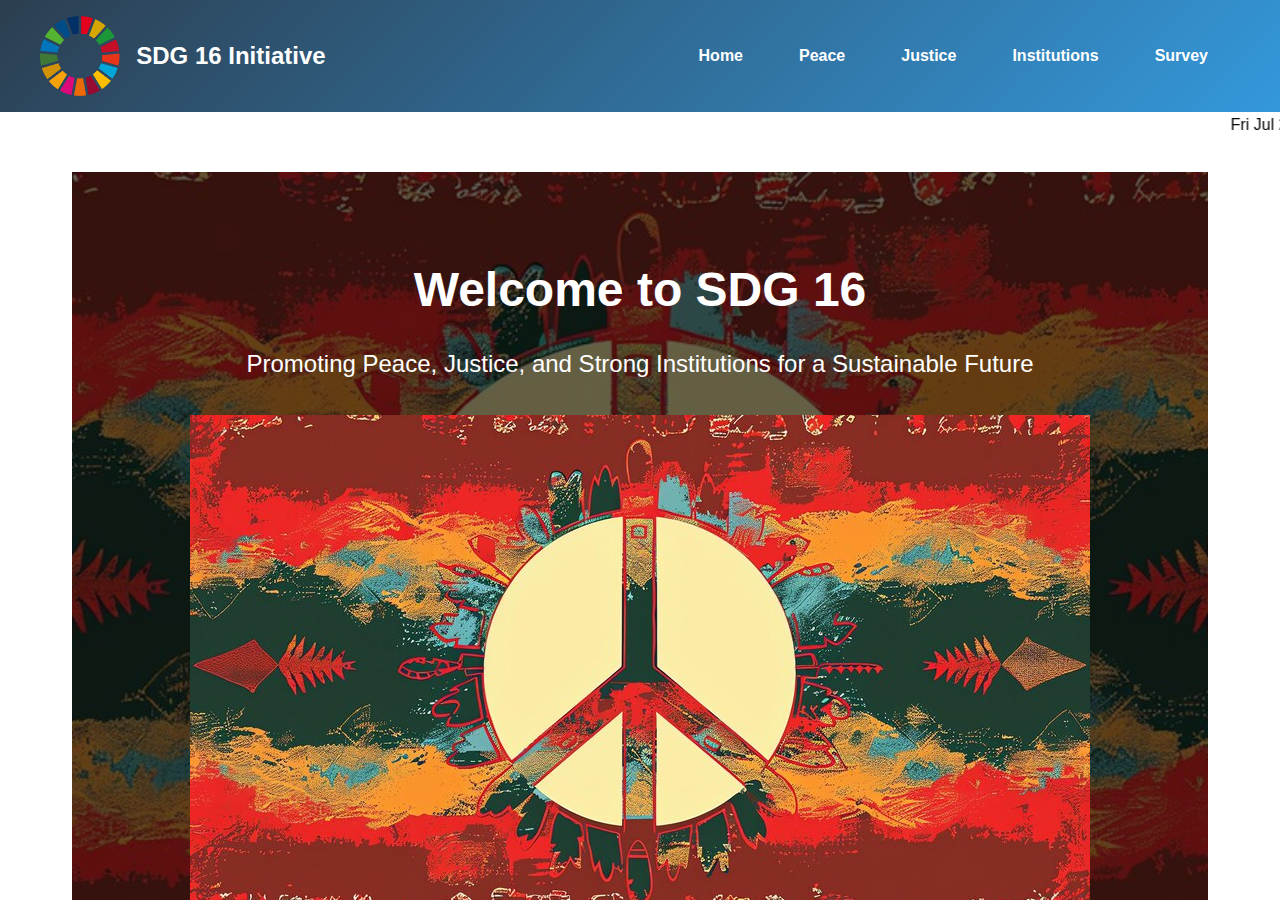
<file: index.html>
<!DOCTYPE html>
<html lang="en">
<head>
    <meta http-equiv="Content-Type" content="text/html; charset=UTF-8" />
    <title>SDG 16 Framework - Peace, Justice & Strong Institutions</title>
    <link rel="stylesheet" href="css/styles.css">
</head>
<frameset rows="140,*" bordercolor="#3498db" border="0">
    <frame 
        name="banner" 
        src="banner.html" 
        scrolling="no" 
        noresize="noresize" 
        frameborder="0"
        marginwidth="0"
        marginheight="0"
    >
    <frame 
        name="index" 
        src="main.html" 
        frameborder="0"
        marginwidth="20"
        marginheight="20"
    >
</frameset>
</html>
</file>
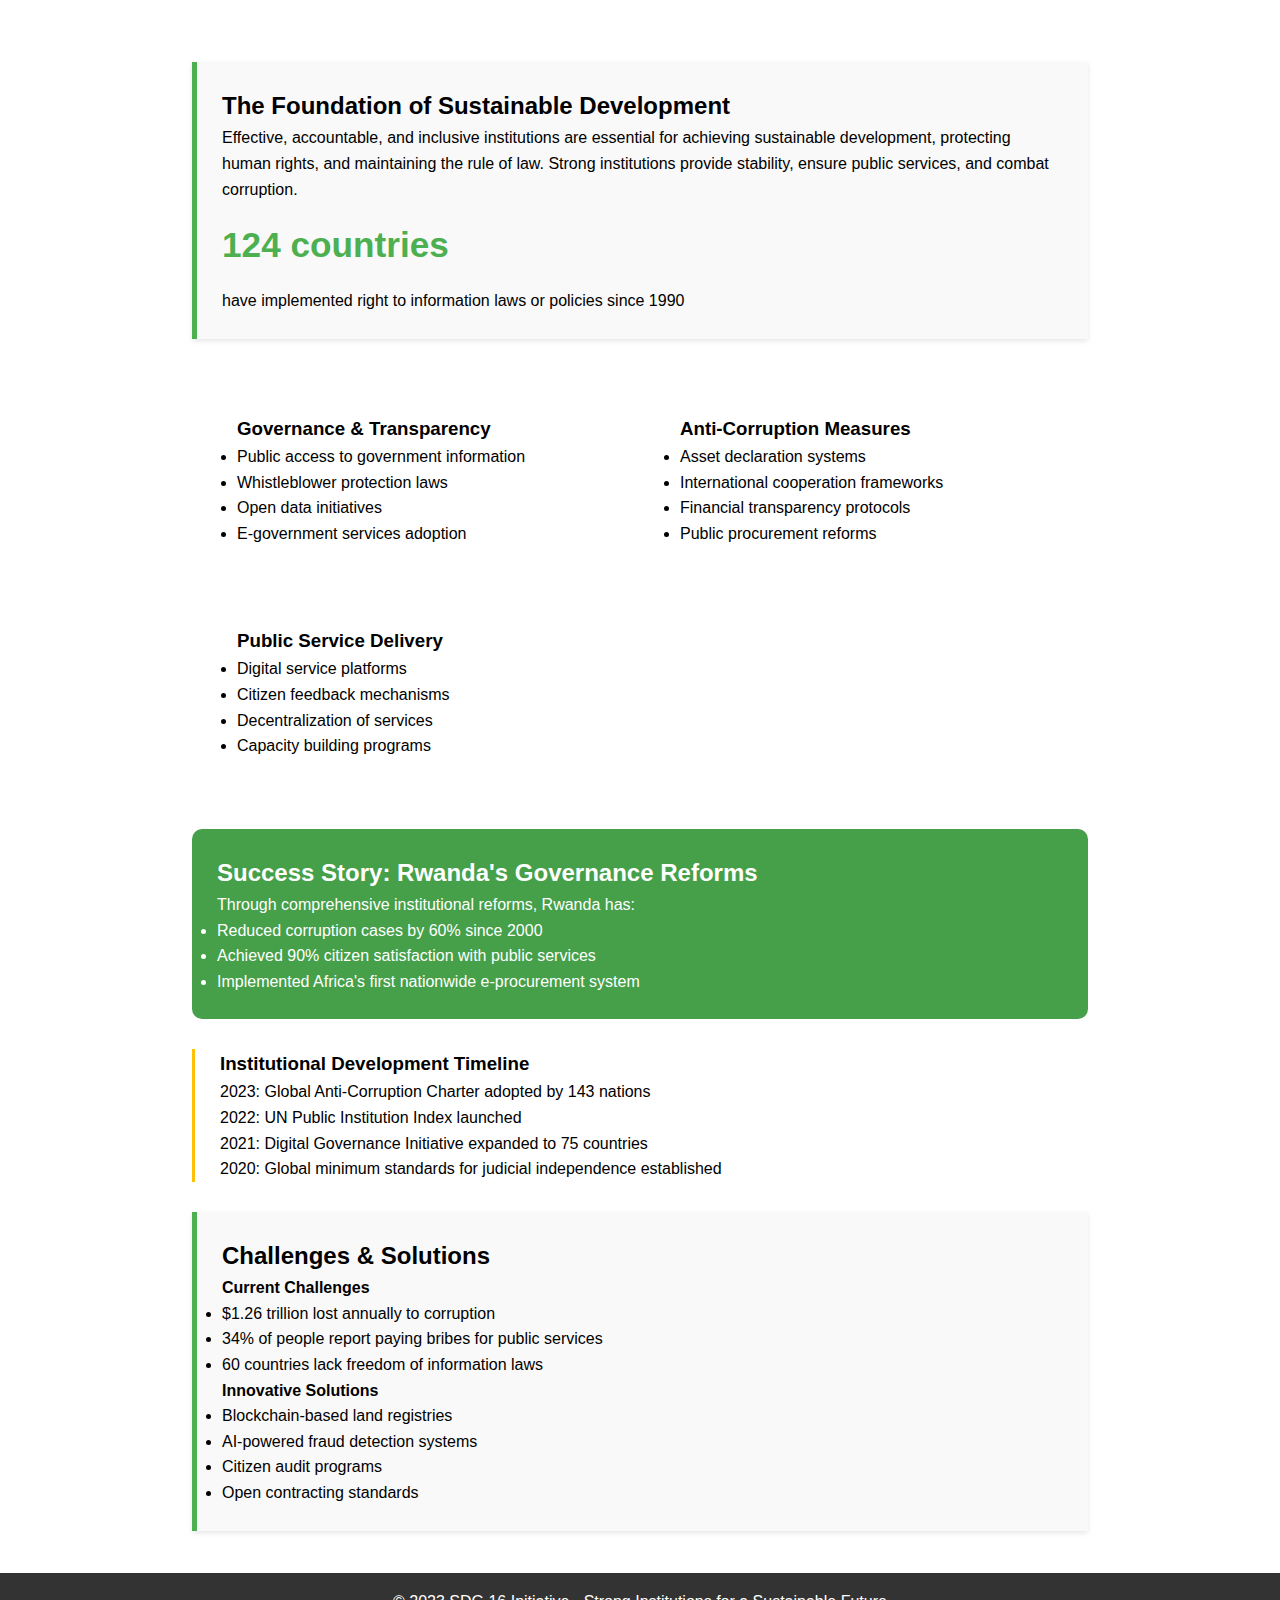
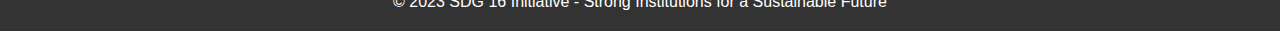
<file: institutions.html>
<!DOCTYPE html>
<html lang="en">
<head>
    <meta charset="UTF-8">
    <meta name="viewport" content="width=device-width, initial-scale=1.0">
    <title>Strong Institutions - SDG 16</title>
    <link rel="stylesheet" href="css/styles.css">
    <link rel="stylesheet" href="https://cdnjs.cloudflare.com/ajax/libs/font-awesome/6.0.0/css/all.min.css">
    <style>
        :root {
            --primary-color: #4CAF50;
            --secondary-color: #45a049;
            --accent-color: #FFC107;
        }

        .institution-section {
            background-color: #f9f9f9;
            border-left: 5px solid var(--primary-color);
            padding: 25px;
            margin: 30px 0;
            box-shadow: 0 2px 5px rgba(0,0,0,0.1);
        }

        .institution-pillar {
            display: grid;
            grid-template-columns: repeat(auto-fit, minmax(300px, 1fr));
            gap: 30px;
            padding: 20px;
        }

        .pillar-card {
            background: white;
            padding: 25px;
            border-radius: 8px;
            transition: transform 0.3s ease;
        }

        .pillar-card:hover {
            transform: translateY(-5px);
        }

        .data-point {
            font-size: 2.2em;
            color: var(--primary-color);
            font-weight: bold;
            margin: 15px 0;
        }

        .case-study {
            background: var(--secondary-color);
            color: white;
            padding: 25px;
            border-radius: 10px;
            margin: 25px 0;
        }

        .timeline {
            border-left: 3px solid var(--accent-color);
            padding-left: 25px;
            margin: 30px 0;
        }
        .container {
            padding: 15%;
            padding-top: 2.5%;
            padding-bottom: 1%;
        }
    </style>
</head>
<body>
    <div class="container">
        <section class="institution-section">
            <h2>The Foundation of Sustainable Development</h2>
            <p>Effective, accountable, and inclusive institutions are essential for achieving sustainable development, protecting human rights, and maintaining the rule of law. Strong institutions provide stability, ensure public services, and combat corruption.</p>
            <div class="data-point">124 countries</div>
            <p>have implemented right to information laws or policies since 1990</p>
        </section>

        <div class="institution-pillar">
            <div class="pillar-card">
                <h3>Governance & Transparency</h3>
                <ul>
                    <li>Public access to government information</li>
                    <li>Whistleblower protection laws</li>
                    <li>Open data initiatives</li>
                    <li>E-government services adoption</li>
                </ul>
            </div>

            <div class="pillar-card">
                <h3>Anti-Corruption Measures</h3>
                <ul>
                    <li>Asset declaration systems</li>
                    <li>International cooperation frameworks</li>
                    <li>Financial transparency protocols</li>
                    <li>Public procurement reforms</li>
                </ul>
            </div>

            <div class="pillar-card">
                <h3>Public Service Delivery</h3>
                <ul>
                    <li>Digital service platforms</li>
                    <li>Citizen feedback mechanisms</li>
                    <li>Decentralization of services</li>
                    <li>Capacity building programs</li>
                </ul>
            </div>
        </div>

        <section class="case-study">
            <h2>Success Story: Rwanda's Governance Reforms</h2>
            <p>Through comprehensive institutional reforms, Rwanda has:</p>
            <ul>
                <li>Reduced corruption cases by 60% since 2000</li>
                <li>Achieved 90% citizen satisfaction with public services</li>
                <li>Implemented Africa's first nationwide e-procurement system</li>
            </ul>
        </section>

        <section class="timeline">
            <h3>Institutional Development Timeline</h3>
            <p>2023: Global Anti-Corruption Charter adopted by 143 nations</p>
            <p>2022: UN Public Institution Index launched</p>
            <p>2021: Digital Governance Initiative expanded to 75 countries</p>
            <p>2020: Global minimum standards for judicial independence established</p>
        </section>

        <section class="institution-section">
            <h2>Challenges & Solutions</h2>
            <div class="content-grid">
                <div>
                    <h4>Current Challenges</h4>
                    <ul>
                        <li>$1.26 trillion lost annually to corruption</li>
                        <li>34% of people report paying bribes for public services</li>
                        <li>60 countries lack freedom of information laws</li>
                    </ul>
                </div>
                <div>
                    <h4>Innovative Solutions</h4>
                    <ul>
                        <li>Blockchain-based land registries</li>
                        <li>AI-powered fraud detection systems</li>
                        <li>Citizen audit programs</li>
                        <li>Open contracting standards</li>
                    </ul>
                </div>
            </div>
        </section>
    </div>

    <footer>
        <p>© 2023 SDG 16 Initiative - Strong Institutions for a Sustainable Future</p>
    </footer>
</body>
</html>
</file>
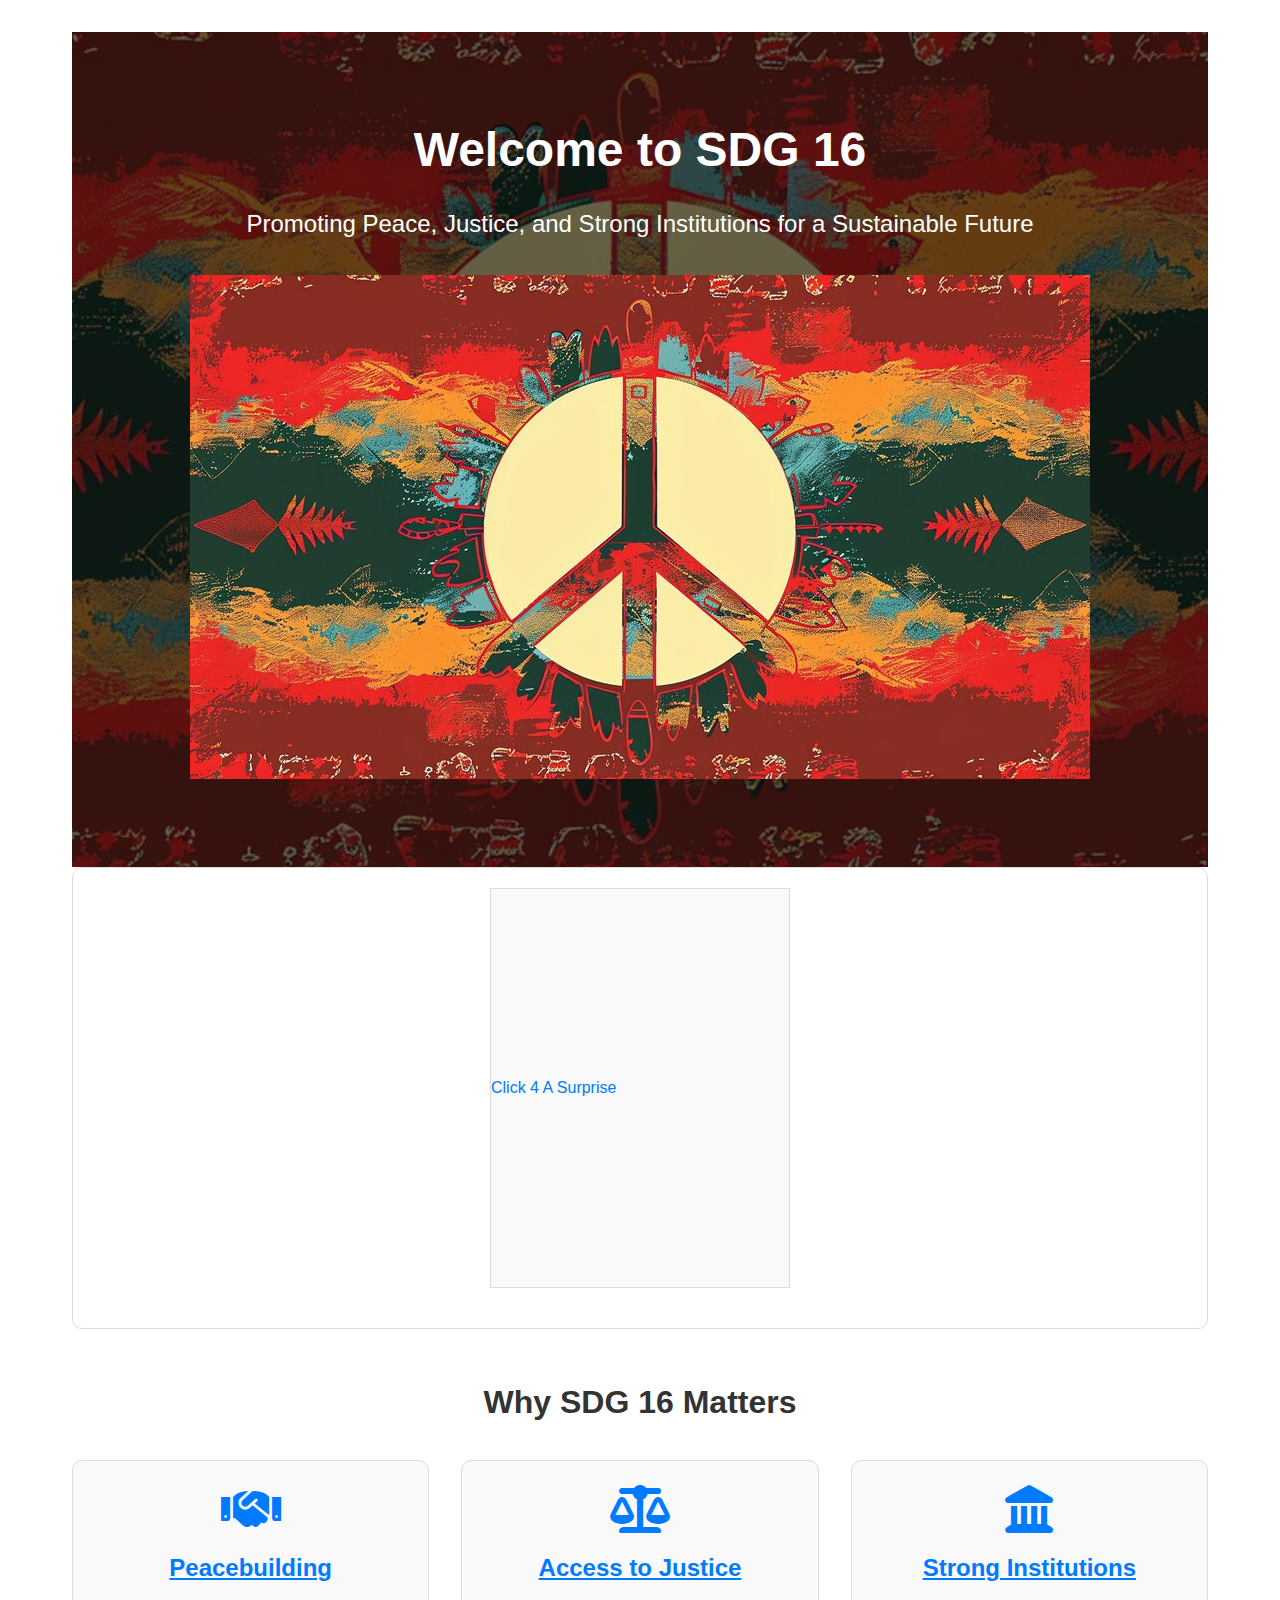
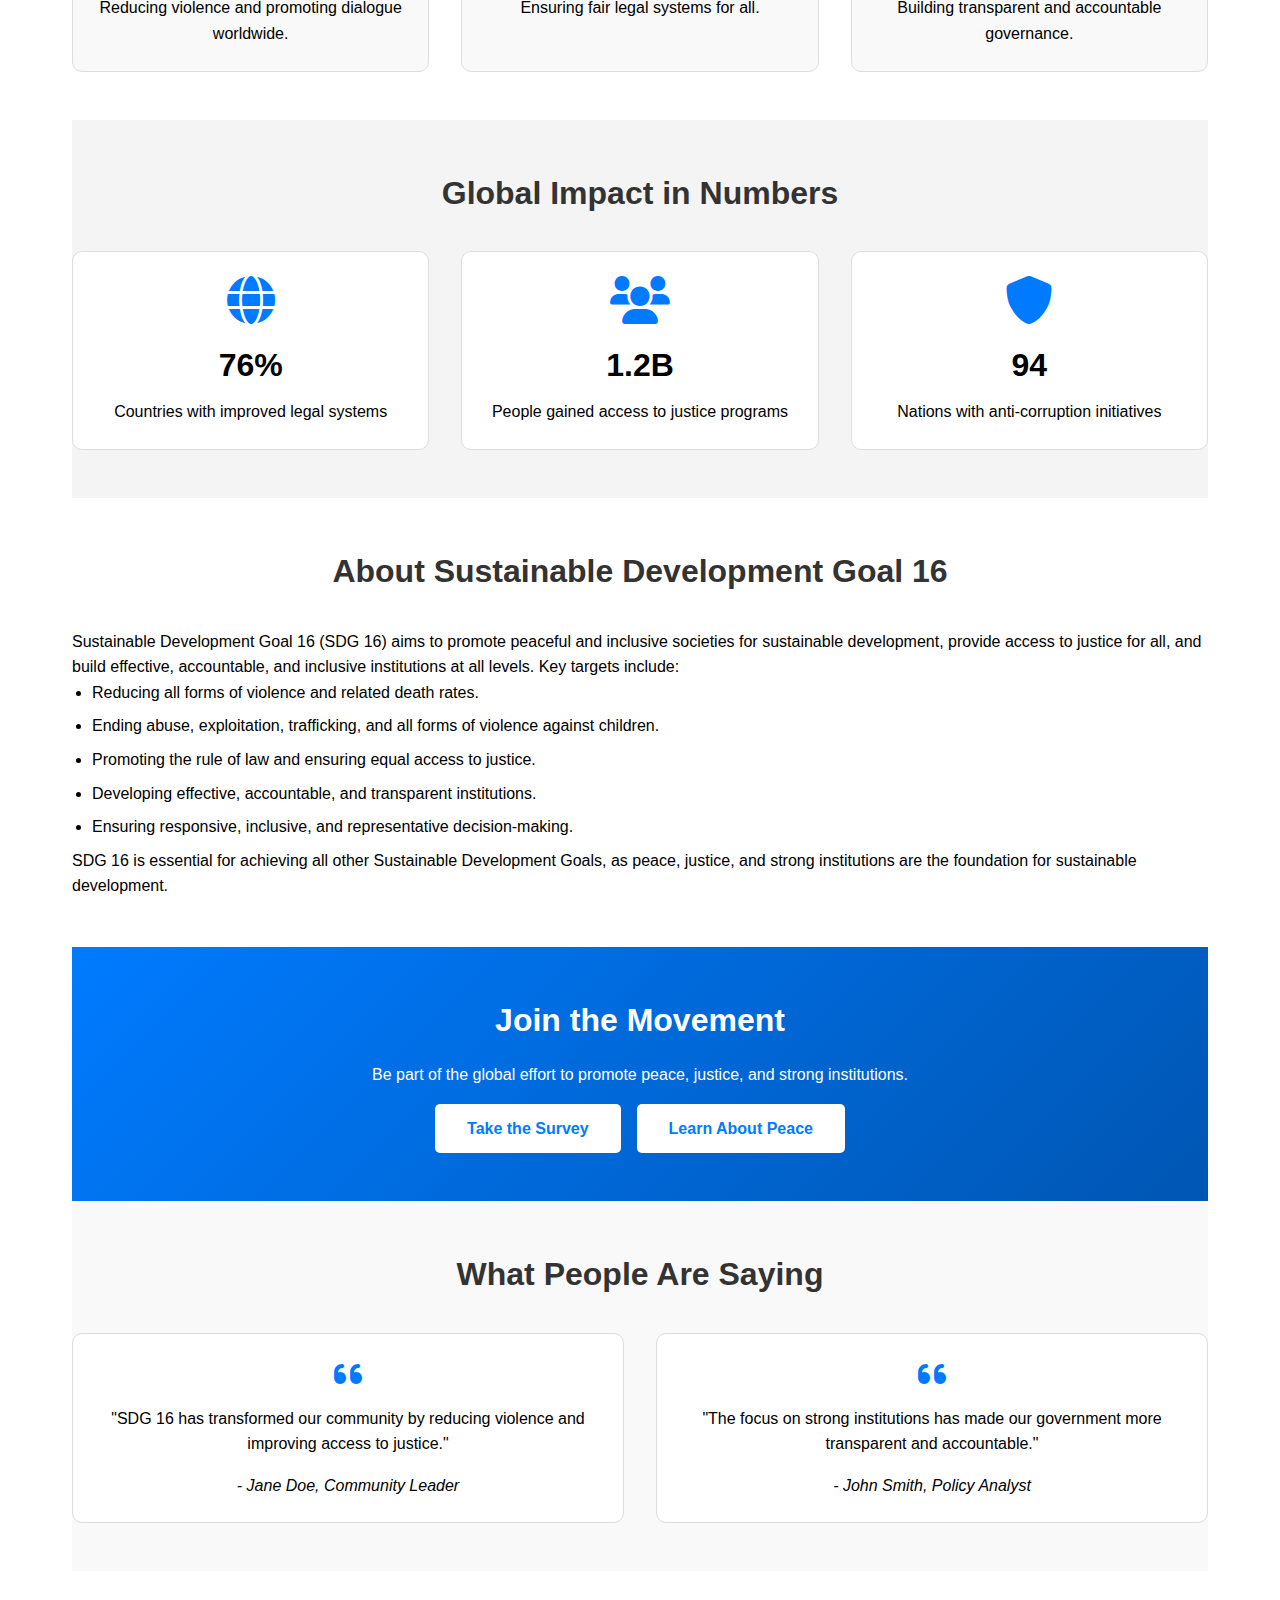
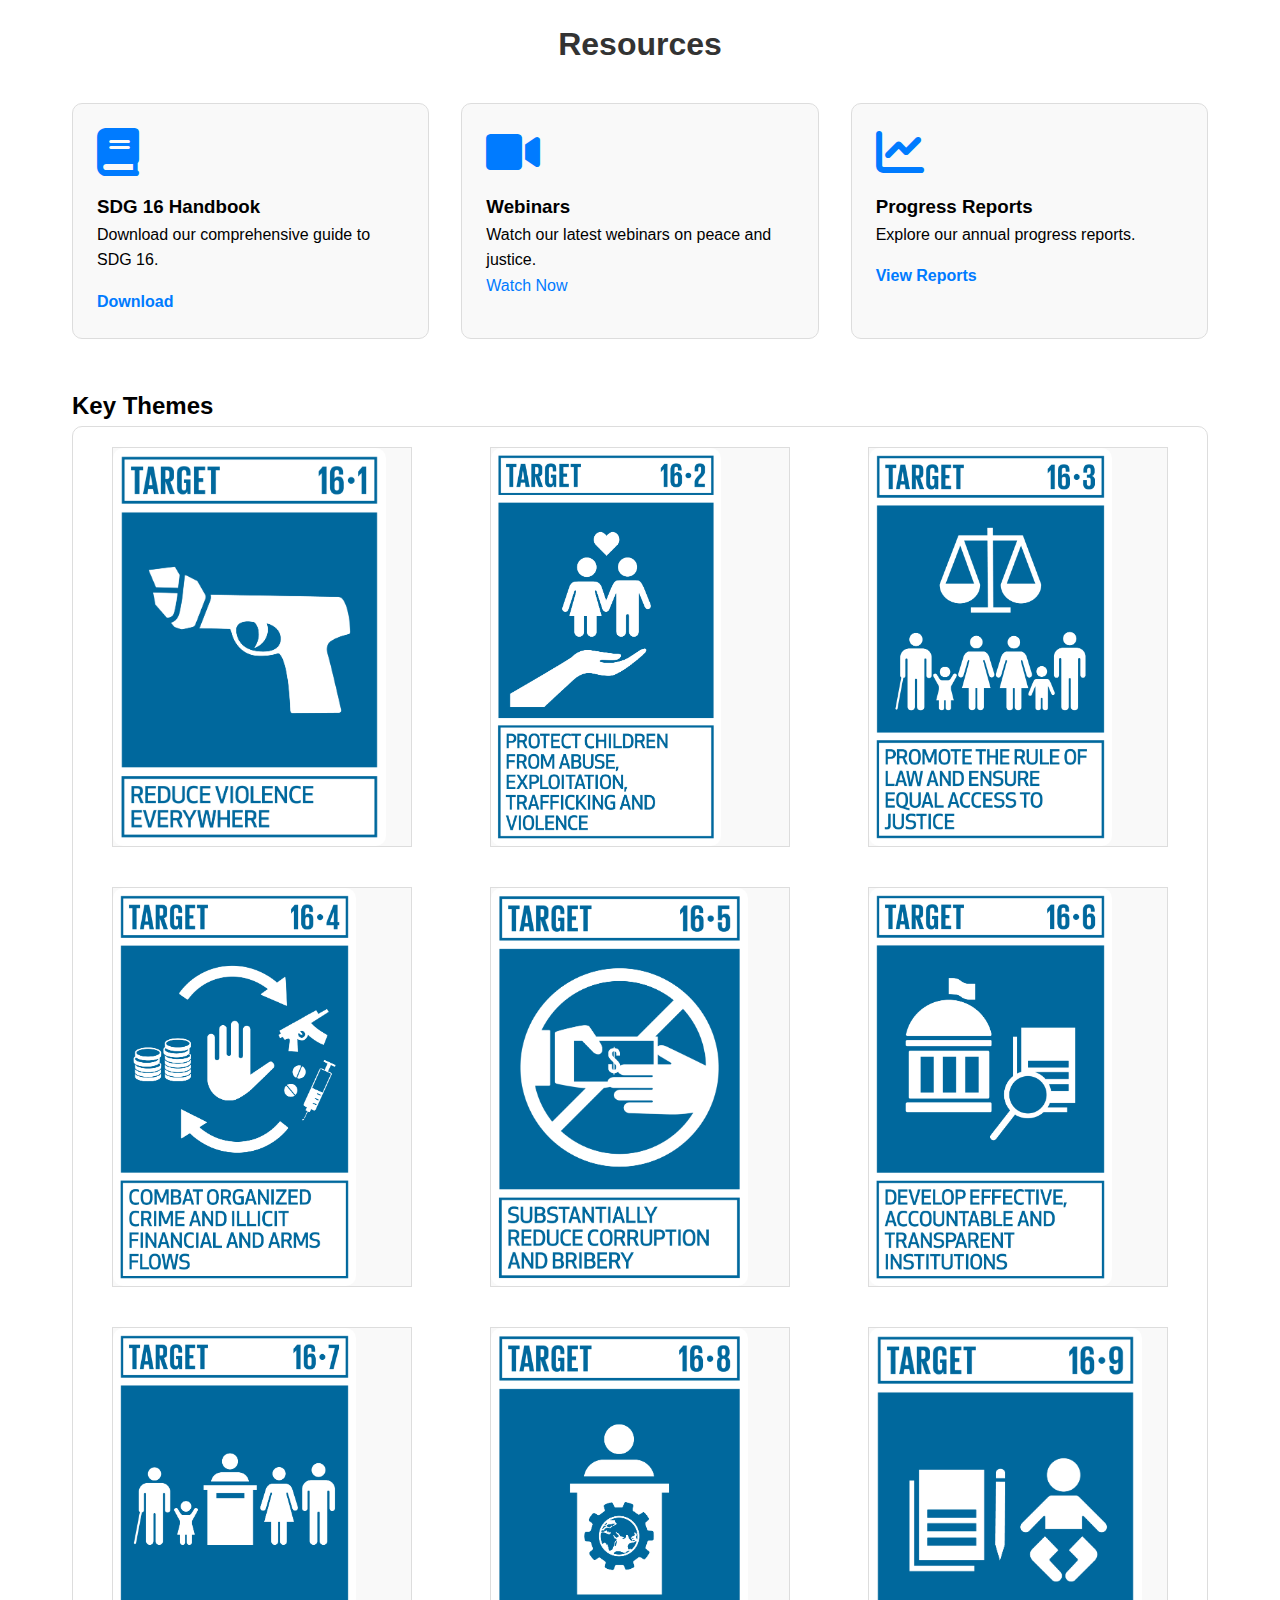
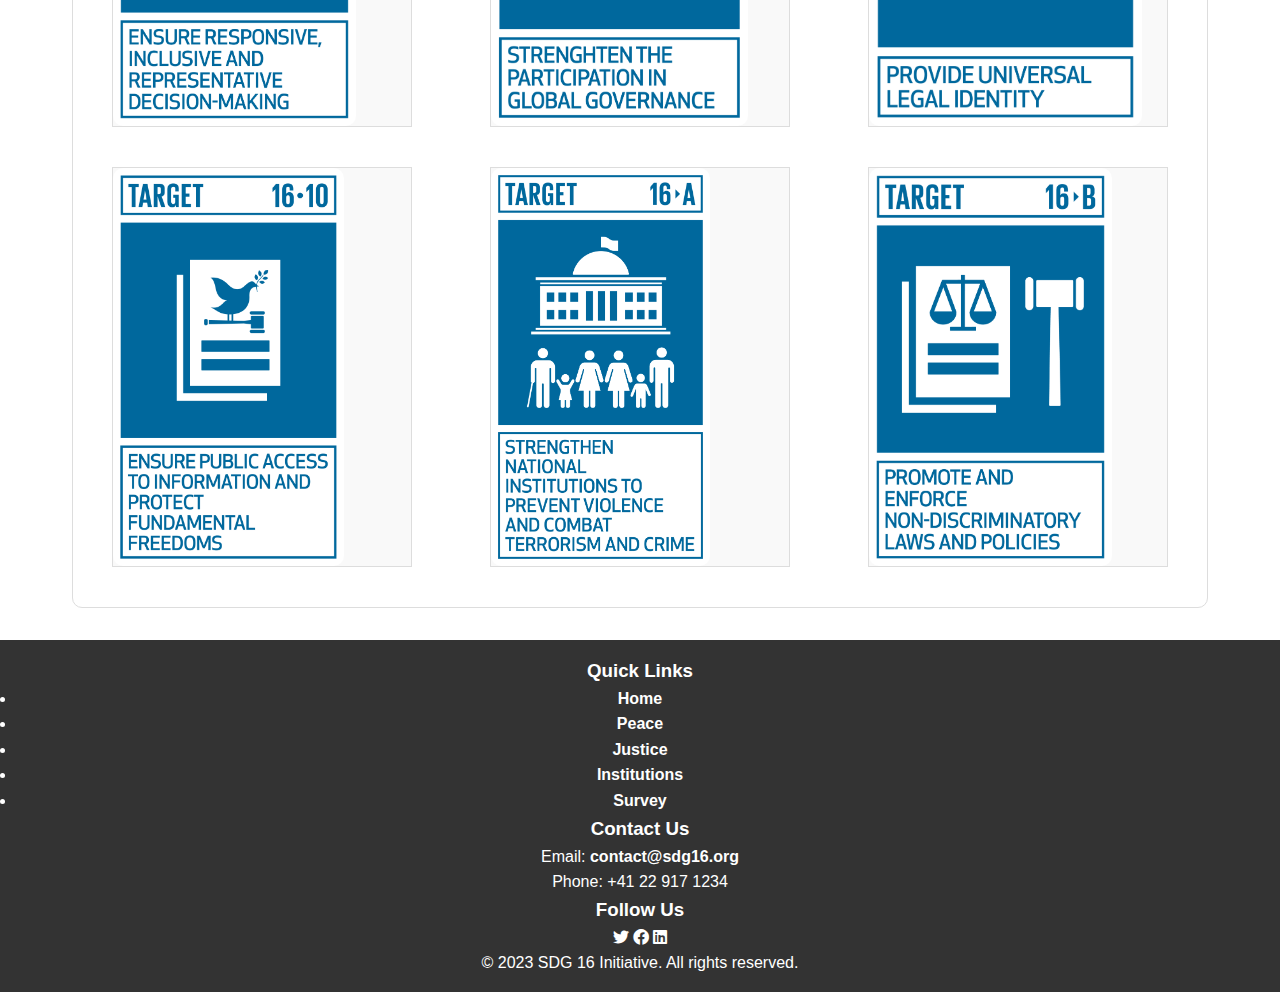
<file: main.html>
<!DOCTYPE html>
<html lang="en">
<head>
    <meta charset="UTF-8">
    <meta name="viewport" content="width=device-width, initial-scale=1.0">
    <title>SDG 16 Hub - Peace, Justice & Strong Institutions</title>
    <link rel="stylesheet" href="css/styles.css">
    <link rel="stylesheet" href="https://cdnjs.cloudflare.com/ajax/libs/font-awesome/6.0.0/css/all.min.css">
    <style>
        a {
            text-decoration: none;
            color: #007BFF; /* Default link color */
            transition: color 0.3s ease;
        }
        
        a:hover {
            color: #0056b3; /* Darker hover color */
        }
        
        /* Header Section */
        header h1 {
            font-size: 2rem;
            margin: 0;
        }
        
        /* Navigation Bar */
        nav a:hover {
            background: #003d80;
        }
        
        /* Hero Section */
        .hero-section {
            text-align: center;
            padding: 5rem 2rem;
            background: linear-gradient(rgba(0, 0, 0, 0.6),
            rgba(0, 0, 0, 0.6)),
            url('assets/images/sdg16-hero.jpg')
            no-repeat center center/cover;
            color: white;
        }
        
        .hero-section h1 {
            font-size: 3rem;
            margin-bottom: 1rem;
        }
        
        .subtitle {
            font-size: 1.5rem;
            margin-bottom: 2rem;
        }
        
        /* Features Section */
        .features-section {
            padding: 3rem 0;
            background: #fff;
            text-align: center;
        }
        
        .features-section h2 {
            font-size: 2rem;
            margin-bottom: 2rem;
            color: #333;
        }
        
        .features-grid {
            display: grid;
            grid-template-columns: repeat(auto-fit, minmax(250px, 1fr));
            gap: 2rem;
        }
        
        .feature-card {
            background: #f9f9f9;
            border: 1px solid #ddd;
            border-radius: 10px;
            padding: 1.5rem;
            transition: transform 0.3s ease, box-shadow 0.3s ease;
        }
        
        .feature-card:hover {
            transform: translateY(-10px);
            box-shadow: 0 10px 20px rgba(0, 0, 0, 0.1);
        }
        
        .feature-card .icon {
            font-size: 3rem;
            color: #007BFF;
            margin-bottom: 1rem;
        }
        
        .feature-card h3 {
            font-size: 1.5rem;
            margin-bottom: 0.5rem;
        }
        
        /* Statistics Section */
        .stats-section {
            padding: 3rem 0;
            background: #f4f4f4;
            text-align: center;
        }
        
        .stats-section h2 {
            font-size: 2rem;
            margin-bottom: 2rem;
            color: #333;
        }
        
        .stats-grid {
            display: grid;
            grid-template-columns: repeat(auto-fit, minmax(250px, 1fr));
            gap: 2rem;
        }
        
        .stat-card {
            background: #fff;
            border: 1px solid #ddd;
            border-radius: 10px;
            padding: 1.5rem;
            transition: transform 0.3s ease, box-shadow 0.3s ease;
        }
        
        .stat-card:hover {
            transform: translateY(-10px);
            box-shadow: 0 10px 20px rgba(0, 0, 0, 0.1);
        }
        
        .stat-card .icon {
            font-size: 3rem;
            color: #007BFF;
            margin-bottom: 1rem;
        }
        
        .stat-number {
            font-size: 2rem;
            font-weight: bold;
            margin-bottom: 0.5rem;
        }
        
        /* About Section */
        .about-section {
            padding: 3rem 0;
            background: #fff;
        }
        
        .about-section h2 {
            text-align: center;
            font-size: 2rem;
            margin-bottom: 2rem;
            color: #333;
        }
        
        .about-content ul {
            list-style: disc;
            padding-left: 20px;
        }
        
        .about-content li {
            margin-bottom: 0.5rem;
        }
        
        /* Call to Action Section */
        .cta-section {
            text-align: center;
            padding: 3rem 0;
            background: linear-gradient(135deg, #007BFF, #0056b3);
            color: white;
        }
        
        .cta-section h2 {
            font-size: 2rem;
            margin-bottom: 1rem;
        }
        
        .cta-buttons {
            display: flex;
            justify-content: center;
            gap: 1rem;
            margin-top: 1rem;
        }
        
        .cta-button {
            background: white;
            color: #007BFF;
            padding: 0.75rem 2rem;
            border: none;
            border-radius: 5px;
            font-weight: bold;
            cursor: pointer;
            transition: background 0.3s ease, transform 0.3s ease;
        }
        
        .cta-button:hover {
            background: #e0eafc;
            transform: scale(1.05);
        }
        
        /* Testimonials Section */
        .testimonials-section {
            padding: 3rem 0;
            background: #f9f9f9;
            text-align: center;
        }
        
        .testimonials-section h2 {
            font-size: 2rem;
            margin-bottom: 2rem;
            color: #333;
        }
        
        .testimonials-grid {
            display: grid;
            grid-template-columns: repeat(auto-fit, minmax(300px, 1fr));
            gap: 2rem;
        }
        
        .testimonial-card {
            background: #fff;
            border: 1px solid #ddd;
            border-radius: 10px;
            padding: 1.5rem;
            transition: transform 0.3s ease, box-shadow 0.3s ease;
        }
        
        .testimonial-card:hover {
            transform: translateY(-10px);
            box-shadow: 0 10px 20px rgba(0, 0, 0, 0.1);
        }
        
        .testimonial-card .icon {
            font-size: 2rem;
            color: #007BFF;
            margin-bottom: 1rem;
        }
        
        .author {
            font-style: italic;
            margin-top: 1rem;
        }
        
        /* Resources Section */
        .resources-section {
            padding: 3rem 0;
            background: #fff;
        }
        
        .resources-section h2 {
            text-align: center;
            font-size: 2rem;
            margin-bottom: 2rem;
            color: #333;
        }
        
        .resources-grid {
            display: grid;
            grid-template-columns: repeat(auto-fit, minmax(300px, 1fr));
            gap: 2rem;
        }
        
        .resource-card {
            background: #f9f9f9;
            border: 1px solid #ddd;
            border-radius: 10px;
            padding: 1.5rem;
            transition: transform 0.3s ease, box-shadow 0.3s ease;
        }
        
        .resource-card:hover {
            transform: translateY(-10px);
            box-shadow: 0 10px 20px rgba(0, 0, 0, 0.1);
        }
        
        .resource-card .icon {
            font-size: 3rem;
            color: #007BFF;
            margin-bottom: 1rem;
        }
        
        .resource-link {
            display: inline-block;
            margin-top: 1rem;
            color: #007BFF;
            font-weight: bold;
            transition: color 0.3s ease;
        }
        
        .resource-link:hover {
            color: #0056b3;
        }

        /* image list */
        .container {
            padding-bottom: 20px;
            border: 1px solid #ddd;
            border-radius: 10px;
            display: flex;
            flex-flow: row wrap;
            align-items: center;
            justify-content: space-around;
        }
        .container div {
            margin: 20px;
            width: 300px;
            height: 400px;
            transition: transform 0.3s ease, box-shadow 0.3s ease;
            background-color: #f9f9f9;
            align-content: center;
            border: 1px solid #ddd;
        }
        .container div:hover {
            transform: translateY(-10px);
            box-shadow: 0 10px 20px rgba(0, 0, 0, 0.1);
        }
        .container div img {
            width: auto;
            height: 100%;
            border-radius: 10px;
        }

        button {
            background-color: #007BFF;
            color: #fff;
            border: none;
            padding: 10px 20px;
            font-size: 16px;
            cursor: pointer;
            transition: background-color 0.3s ease;
            margin: 10px 20px;
        }
        .button-container button {
            height: 100px;
        }
        button:hover {
            background-color: #0056b3;
        }

        /* Responsive Design */
        @media (max-width: 768px) {
            nav {
                flex-direction: column;
                gap: 0.5rem;
            }
        
            .features-grid,
            .stats-grid,
            .testimonials-grid,
            .resources-grid,
            .container {
                grid-template-columns: 1fr;
            }
        }
    </style>
    <script>
        function openPopuo() {
            window.open('popup.html', 'New Window', 'width=500,height=350', 'resize=no', ' scrolling=no');
        }
    </script>
</head>
<body>
    <!-- Main Content -->
    <main>
        <!-- Hero Section -->
        <section class="hero-section">
            <div class="hero-content">
                <h1>Welcome to SDG 16</h1>
                <p class="subtitle">Promoting Peace, Justice, and Strong Institutions for a Sustainable Future</p>
                <img src="assets/images/sdg16-hero.jpg" alt="Global peace symbols" class="hero-image">
            </div>
        </section>
        <section class="button-section">
            <div class="container">
                <div class="button-container">
                    <a href="game.html" target="index"><button">Click 4 A Surprise</button></a>
                </div>
            </div>
        </section>
        <!-- Key Features Section -->
        <section class="features-section">
            <h2>Why SDG 16 Matters</h2>
            <div class="features-grid">
                <div class="feature-card">
                    <i class="fas fa-handshake icon"></i>
                    <a href="peace.html" target="index" style="text-decoration: underline;">
                        <h3>Peacebuilding</h3>
                    </a>
                    <p>Reducing violence and promoting dialogue worldwide.</p>
                </div>
                <div class="feature-card">
                    <i class="fas fa-balance-scale icon"></i>
                    <a href="peace.html" target="index" style="text-decoration: underline;">
                        <h3>Access to Justice</h3>
                    </a>
                    <p>Ensuring fair legal systems for all.</p>
                </div>
                <div class="feature-card">
                    <i class="fas fa-landmark icon"></i>
                    <a href="peace.html" target="index" style="text-decoration: underline;">
                        <h3>Strong Institutions</h3>
                    </a>
                    <p>Building transparent and accountable governance.</p>
                </div>
            </div>
        </section>

        <!-- Statistics Section -->
        <section class="stats-section">
            <h2>Global Impact in Numbers</h2>
            <div class="stats-grid">
                <div class="stat-card">
                    <i class="fas fa-globe icon"></i>
                    <div class="stat-number">76%</div>
                    <p>Countries with improved legal systems</p>
                </div>
                <div class="stat-card">
                    <i class="fas fa-users icon"></i>
                    <div class="stat-number">1.2B</div>
                    <p>People gained access to justice programs</p>
                </div>
                <div class="stat-card">
                    <i class="fas fa-shield-alt icon"></i>
                    <div class="stat-number">94</div>
                    <p>Nations with anti-corruption initiatives</p>
                </div>
            </div>
        </section>

        <!-- About SDG 16 Section -->
        <section class="about-section">
            <h2>About Sustainable Development Goal 16</h2>
            <div class="about-content">
                <p>
                    Sustainable Development Goal 16 (SDG 16) aims to promote peaceful and inclusive societies for sustainable development, provide access to justice for all, and build effective, accountable, and inclusive institutions at all levels. Key targets include:
                </p>
                <ul>
                    <li>Reducing all forms of violence and related death rates.</li>
                    <li>Ending abuse, exploitation, trafficking, and all forms of violence against children.</li>
                    <li>Promoting the rule of law and ensuring equal access to justice.</li>
                    <li>Developing effective, accountable, and transparent institutions.</li>
                    <li>Ensuring responsive, inclusive, and representative decision-making.</li>
                </ul>
                <p>
                    SDG 16 is essential for achieving all other Sustainable Development Goals, as peace, justice, and strong institutions are the foundation for sustainable development.
                </p>
            </div>
        </section>

        <!-- Call to Action Section -->
        <section class="cta-section">
            <h2>Join the Movement</h2>
            <p>Be part of the global effort to promote peace, justice, and strong institutions.</p>
            <div class="cta-buttons">
                <a href="survey.html" class="cta-button">Take the Survey</a>
                <a href="peace.html" class="cta-button">Learn About Peace</a>
            </div>
        </section>

        <!-- Testimonials Section -->
        <section class="testimonials-section">
            <h2>What People Are Saying</h2>
            <div class="testimonials-grid">
                <div class="testimonial-card">
                    <i class="fas fa-quote-left icon"></i>
                    <p>"SDG 16 has transformed our community by reducing violence and improving access to justice."</p>
                    <p class="author">- Jane Doe, Community Leader</p>
                </div>
                <div class="testimonial-card">
                    <i class="fas fa-quote-left icon"></i>
                    <p>"The focus on strong institutions has made our government more transparent and accountable."</p>
                    <p class="author">- John Smith, Policy Analyst</p>
                </div>
            </div>
        </section>

        <!-- Resources Section -->
        <section class="resources-section">
            <h2>Resources</h2>
            <div class="resources-grid">
                <div class="resource-card">
                    <i class="fas fa-book icon"></i>
                    <h3>SDG 16 Handbook</h3>
                    <p>Download our comprehensive guide to SDG 16.</p>
                    <a href="assets/docs/sdg16-handbook.pdf" download class="resource-link">Download</a>
                </div>
                <div class="resource-card">
                    <i class="fas fa-video icon"></i>
                    <h3>Webinars</h3>
                    <p>Watch our latest webinars on peace and justice.</p>
                    <a href="https://www.google.com" target="_blank">Watch Now</a>
                </div>
                <div class="resource-card">
                    <i class="fas fa-chart-line icon"></i>
                    <h3>Progress Reports</h3>
                    <p>Explore our annual progress reports.</p>
                    <a href="#" class="resource-link">View Reports</a>
                </div>
            </div>
        </section>

        <section class="target-section">
            <h2>Key Themes</h2>
            <ul class="image-list">
                <div class="container">
                    <div>
                        <img src="assets/images/GOAL_16_TARGET_16.1.png" alt="Target 16.1">
                    </div>
                    <div>
                        <img src="assets/images/GOAL_16_TARGET_16.2.png" alt="Target 16.2">
                    </div>
                    <div>
                        <img src="assets/images/GOAL_16_TARGET_16.3.png" alt="Target 16.3">
                    </div>
                    <div>
                        <img src="assets/images/GOAL_16_TARGET_16.4.png" alt="Target 16.4">
                    </div>
                    <div>
                        <img src="assets/images/GOAL_16_TARGET_16.5.png" alt="Target 16.5">
                    </div>
                    <div>
                        <img src="assets/images/GOAL_16_TARGET_16.6.png" alt="Target 16.6">
                    </div>
                    <div>
                        <img src="assets/images/GOAL_16_TARGET_16.7.png" alt="Target 16.7">

                    </div>
                    <div>
                        <img src="assets/images/GOAL_16_TARGET_16.8.png" alt="Target 16.8">
                    </div>
                    <div>
                        <img src="assets/images/GOAL_16_TARGET_16.9.png" alt="Target 16.9">
                    </div>
                    <div>
                        <img src="assets/images/GOAL_16_TARGET_16.10.png" alt="Target 16.10">
                    </div>
                    <div>
                        <img src="assets/images/GOAL_16_TARGET_16.A.png" alt="Target 16.A">
                    </div>
                    <div>
                        <img src="assets/images/GOAL_16_TARGET_16.B.png" alt="Target 16.B">
                    </div>
                </div>
            </ul>
        </section>
    </main>

    <!-- Footer -->
    <footer class="footer">
        <div class="footer-content">
            <div class="footer-section">
                <h3>Quick Links</h3>
                <ul>
                    <li><a href="index.html">Home</a></li>
                    <li><a href="peace.html">Peace</a></li>
                    <li><a href="justice.html">Justice</a></li>
                    <li><a href="institutions.html">Institutions</a></li>
                    <li><a href="survey.html">Survey</a></li>
                </ul>
            </div>
            <div class="footer-section">
                <h3>Contact Us</h3>
                <p>Email: <a href="mailto:contact@sdg16.org">contact@sdg16.org</a></p>
                <p>Phone: +41 22 917 1234</p>
            </div>
            <div class="footer-section">
                <h3>Follow Us</h3>
                <div class="social-icons">
                    <a href="#"><i class="fab fa-twitter"></i></a>
                    <a href="#"><i class="fab fa-facebook"></i></a>
                    <a href="#"><i class="fab fa-linkedin"></i></a>
                </div>
            </div>
        </div>
        <div class="footer-bottom">
            <p>&copy; 2023 SDG 16 Initiative. All rights reserved.</p>
        </div>
    </footer>
</body>
</html>
</file>
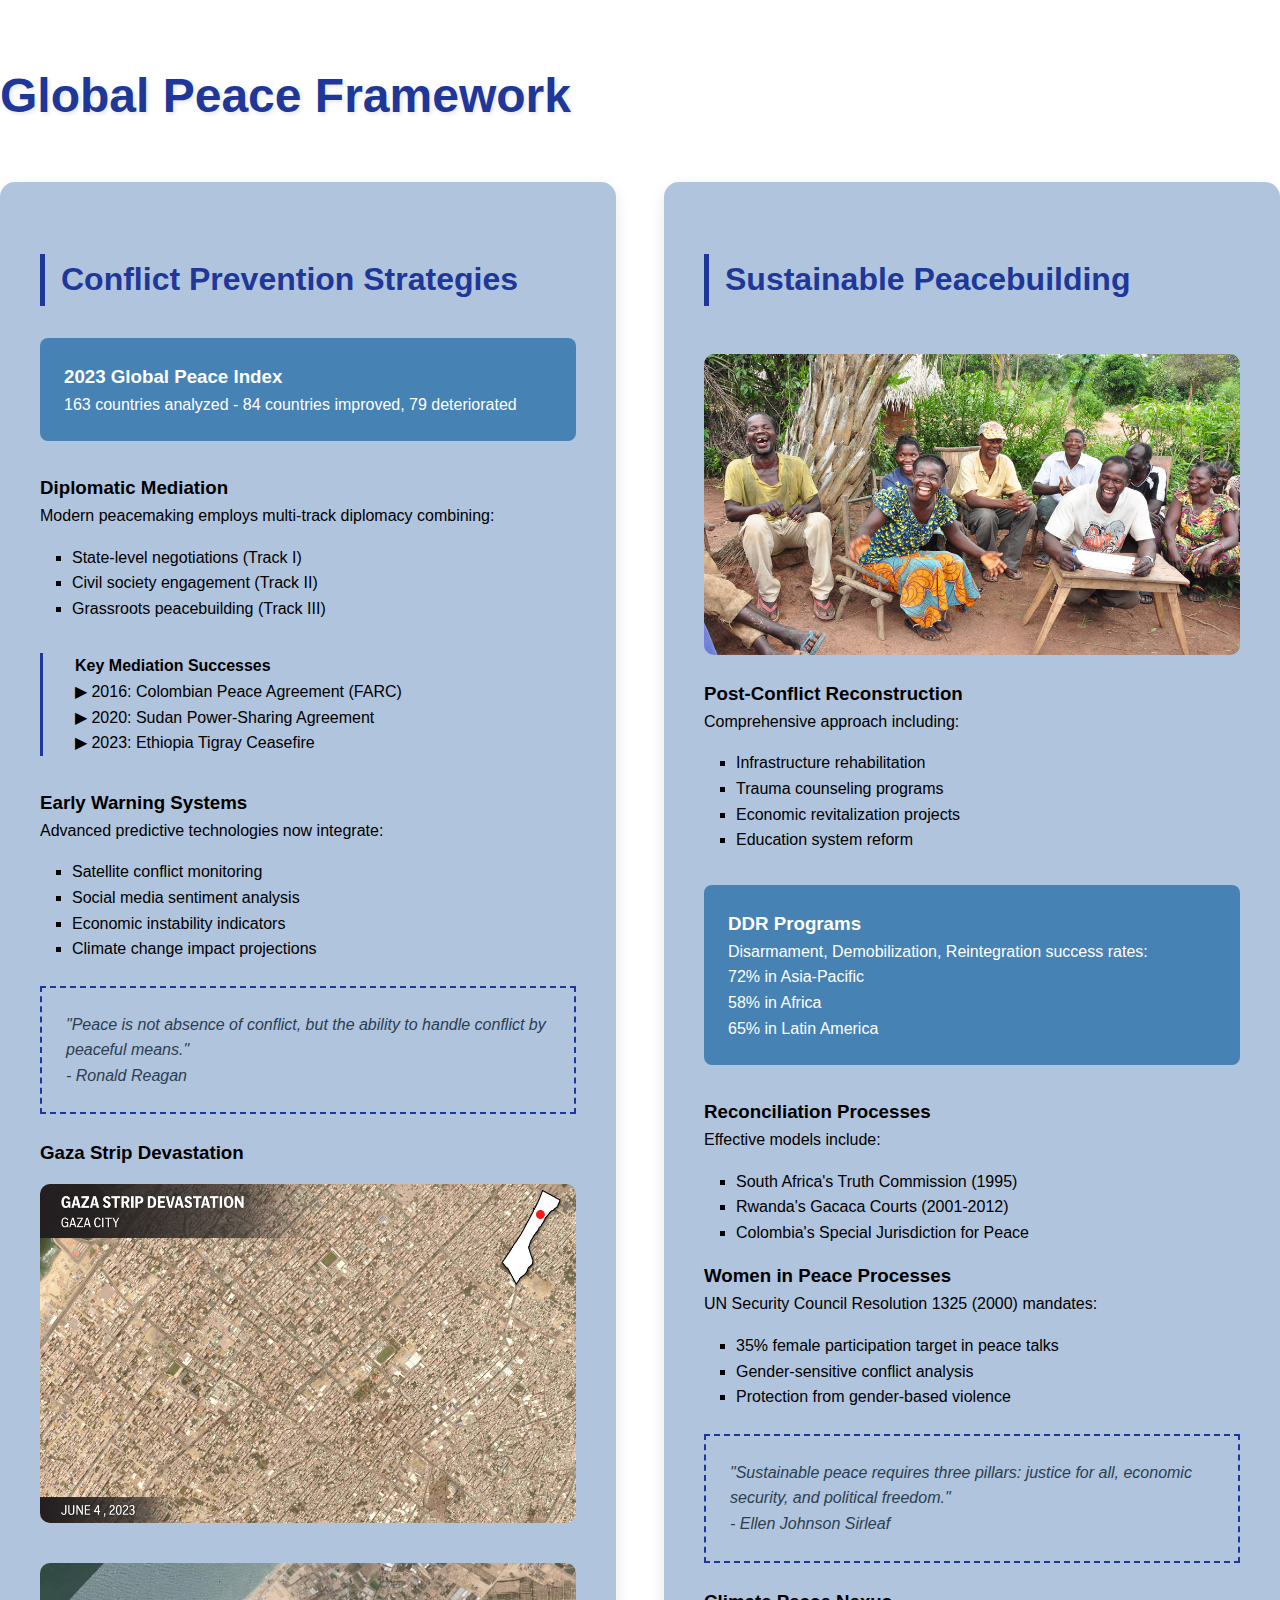
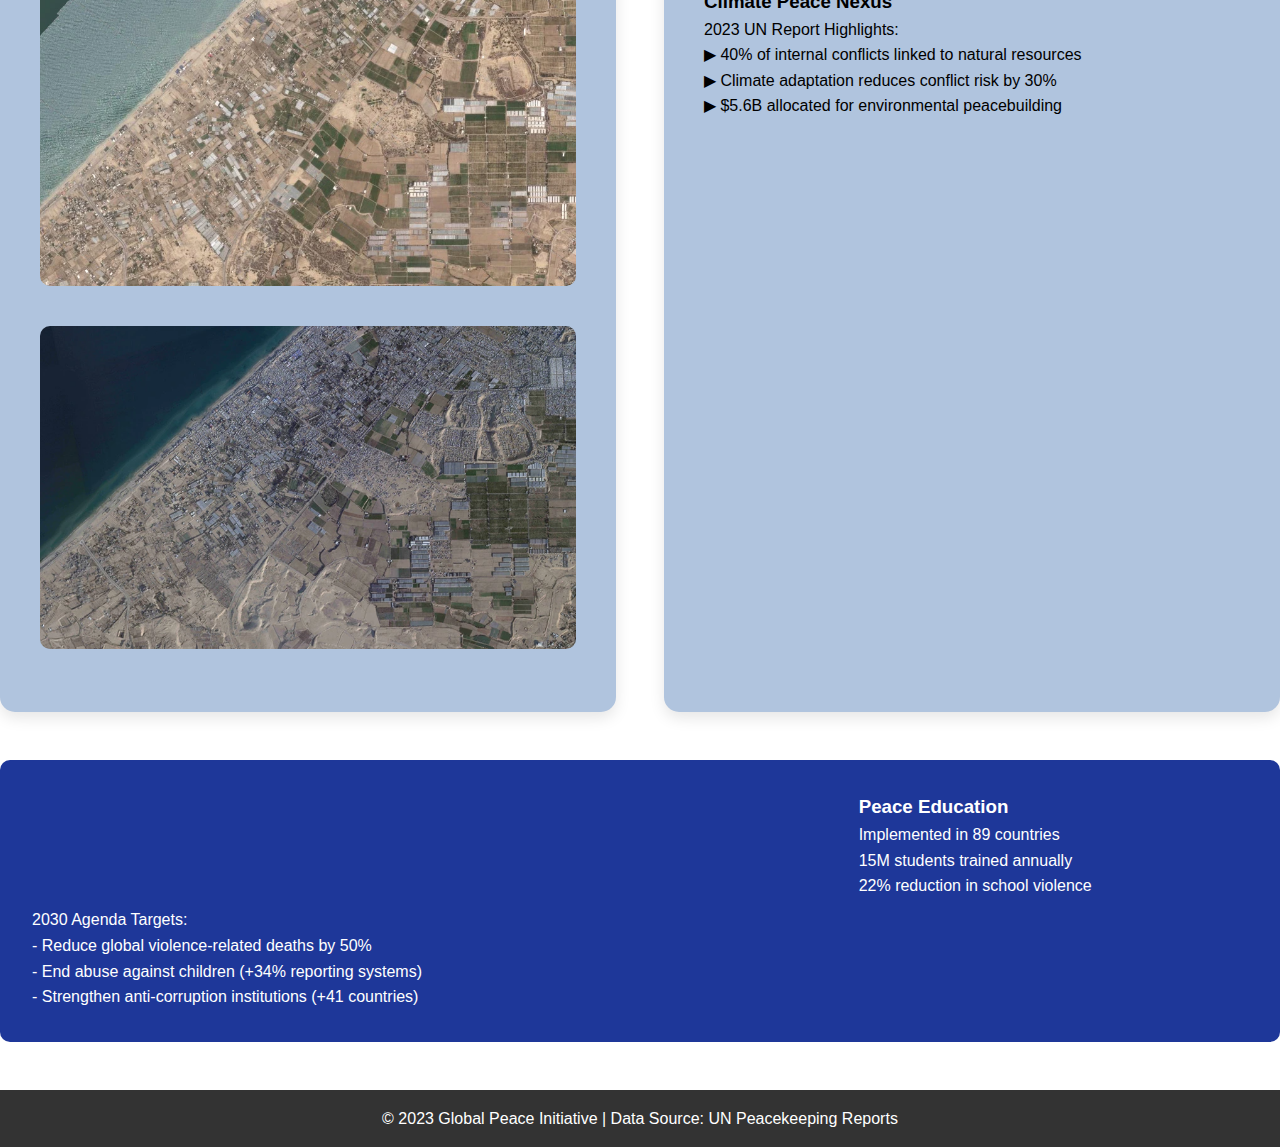
<file: peace.html>
<!DOCTYPE html>
<html lang="en">
<head>
    <meta charset="UTF-8">
    <meta name="viewport" content="width=device-width, initial-scale=1.0">
    <title>Global Peace Initiatives</title>
    <link rel="stylesheet" href="css/styles.css">
    <link rel="stylesheet" href="https://cdnjs.cloudflare.com/ajax/libs/font-awesome/6.0.0/css/all.min.css">
    <style>
        .row {
            display: flex;
            gap: 3rem;
            margin-bottom: 3rem;
        }

        .column {
            flex: 1;
            background: #b0c4de;
            padding: 2.5rem;
            border-radius: 15px;
            box-shadow: 0 6px 15px rgba(0,0,0,0.1);
        }

        h1 {
            color: #1e3799;
            font-size: 3rem;
            text-shadow: 2px 2px 4px rgba(0,0,0,0.1);
            margin-bottom: 3rem;
        }

        h2 {
            color: #1e3799;
            border-left: 5px solid #1e3799;
            padding-left: 1rem;
            margin: 2rem 0;
            font-size: 2rem;
        }

        .stat-box {
            background: #4682b4;
            color: white;
            padding: 1.5rem;
            border-radius: 8px;
            margin: 2rem 0;
        }

        .timeline {
            border-left: 3px solid #1e3799;
            padding-left: 2rem;
            margin: 2rem 0;
        }

        .quote {
            font-style: italic;
            color: #2c3e50;
            border: 2px dashed #1e3799;
            padding: 1.5rem;
            margin: 1.5rem 0;
        }

        ul {
            list-style-type: square;
            margin: 1rem 0;
            padding-left: 2rem;
        }

        img {
            width: 100%;
            border-radius: 10px;
            margin: 1rem 0;
        }
        .before-after-css {
            position: relative;
            padding-left: 30px;
            padding-right: 30px;
        }
        .before-after-css::before {
            content: "";
            position: absolute;
            top: 50%;
            left: 0;
            transform: translateY(-50%);
            width: 10px;
            height: 10px;
            background-color: #1e3799;
            border-radius: 50%;
        }
        .before-after-css::after {
            content: "";
            position: absolute;
            top: 50%;
            right: 0;
            transform: translateY(-50%);
            width: 10px;
            height: 10px;
            background-color: #1e3799;
            border-radius: 50%;
        }
    </style>
</head>
<body>
    <nav>
        <a href="index.html">Home</a>
        <a href="justice.html">Justice</a>
        <a href="institutions.html">Institutions</a>
    </nav>
    
    <div class="container">
        <h1>Global Peace Framework</h1>
        
        <div class="row">
            <!-- Left Column: Conflict Prevention -->
            <div class="column">
                <h2>Conflict Prevention Strategies</h2>
                
                <div class="stat-box">
                    <h3>2023 Global Peace Index</h3>
                    <p>163 countries analyzed - 84 countries improved, 79 deteriorated</p>
                </div>

                <h3>Diplomatic Mediation</h3>
                <p>Modern peacemaking employs multi-track diplomacy combining:</p>
                <ul>
                    <li>State-level negotiations (Track I)</li>
                    <li>Civil society engagement (Track II)</li>
                    <li>Grassroots peacebuilding (Track III)</li>
                </ul>

                <div class="timeline">
                    <h4>Key Mediation Successes</h4>
                    <p>▶ 2016: Colombian Peace Agreement (FARC)</p>
                    <p>▶ 2020: Sudan Power-Sharing Agreement</p>
                    <p>▶ 2023: Ethiopia Tigray Ceasefire</p>
                </div>

                <h3>Early Warning Systems</h3>
                <p>Advanced predictive technologies now integrate:</p>
                <ul>
                    <li>Satellite conflict monitoring</li>
                    <li>Social media sentiment analysis</li>
                    <li>Economic instability indicators</li>
                    <li>Climate change impact projections</li>
                </ul>

                <div class="quote">
                    "Peace is not absence of conflict, but the ability to handle conflict by peaceful means."<br>
                    - Ronald Reagan
                </div>

                <div class="after-before">
                    <h3>Gaza Strip Devastation</h3>
                    <a href="assets/images/before1.jpg" onmouseover="document.rollover1.src='assets/images/after1.jpg'" onmouseout="document.rollover1.src='assets/images/before1.jpg'">
                        <img src="assets/images/before1.jpg" name="rollover1">
                    </a>
                </div>
                <div class="after-before-css">
                    <div class="before-div">
                        <img src="assets/images/before2.png" class="before">
                    </div>
                    <div class="after-div">
                        <img src="assets/images/after2.png" class="after">
                    </div>
                </div>
            </div>

            <!-- Right Column: Peacebuilding -->
            <div class="column">
                <h2>Sustainable Peacebuilding</h2>
                
                <img src="assets/images/peace-hero.jpg" alt="Community peacebuilding session">

                <h3>Post-Conflict Reconstruction</h3>
                <p>Comprehensive approach including:</p>
                <ul>
                    <li>Infrastructure rehabilitation</li>
                    <li>Trauma counseling programs</li>
                    <li>Economic revitalization projects</li>
                    <li>Education system reform</li>
                </ul>

                <div class="stat-box">
                    <h3>DDR Programs</h3>
                    <p>Disarmament, Demobilization, Reintegration success rates:<br>
                    72% in Asia-Pacific<br>
                    58% in Africa<br>
                    65% in Latin America</p>
                </div>

                <h3>Reconciliation Processes</h3>
                <p>Effective models include:</p>
                <ul>
                    <li>South Africa's Truth Commission (1995)</li>
                    <li>Rwanda's Gacaca Courts (2001-2012)</li>
                    <li>Colombia's Special Jurisdiction for Peace</li>
                </ul>

                <h3>Women in Peace Processes</h3>
                <p>UN Security Council Resolution 1325 (2000) mandates:<br>
                <ul>
                    <li>35% female participation target in peace talks</li>
                    <li>Gender-sensitive conflict analysis</li>
                    <li>Protection from gender-based violence</li>
                </ul>

                <div class="quote">
                    "Sustainable peace requires three pillars: justice for all, economic security, and political freedom."<br>
                    - Ellen Johnson Sirleaf
                </div>

                <h3>Climate Peace Nexus</h3>
                <p>2023 UN Report Highlights:<br>
                ▶ 40% of internal conflicts linked to natural resources<br>
                ▶ Climate adaptation reduces conflict risk by 30%<br>
                ▶ $5.6B allocated for environmental peacebuilding</p>
            </div>
        </div>

        <!-- Additional Section -->
        <div class="row" style="background:#1e3799; color:white; padding:2rem; border-radius:10px;">
            <div style="flex:2">
                <h2>SDG 16 Progress</h2>
                <p>2030 Agenda Targets:<br>
                - Reduce global violence-related deaths by 50%<br>
                - End abuse against children (+34% reporting systems)<br>
                - Strengthen anti-corruption institutions (+41 countries)</p>
            </div>
            <div style="flex:1">
                <h3>Peace Education</h3>
                <p>Implemented in 89 countries<br>
                15M students trained annually<br>
                22% reduction in school violence</p>
            </div>
        </div>
    </div>

    <footer>
        <p>© 2023 Global Peace Initiative | Data Source: UN Peacekeeping Reports</p>
    </footer>
</body>
</html>
</file>
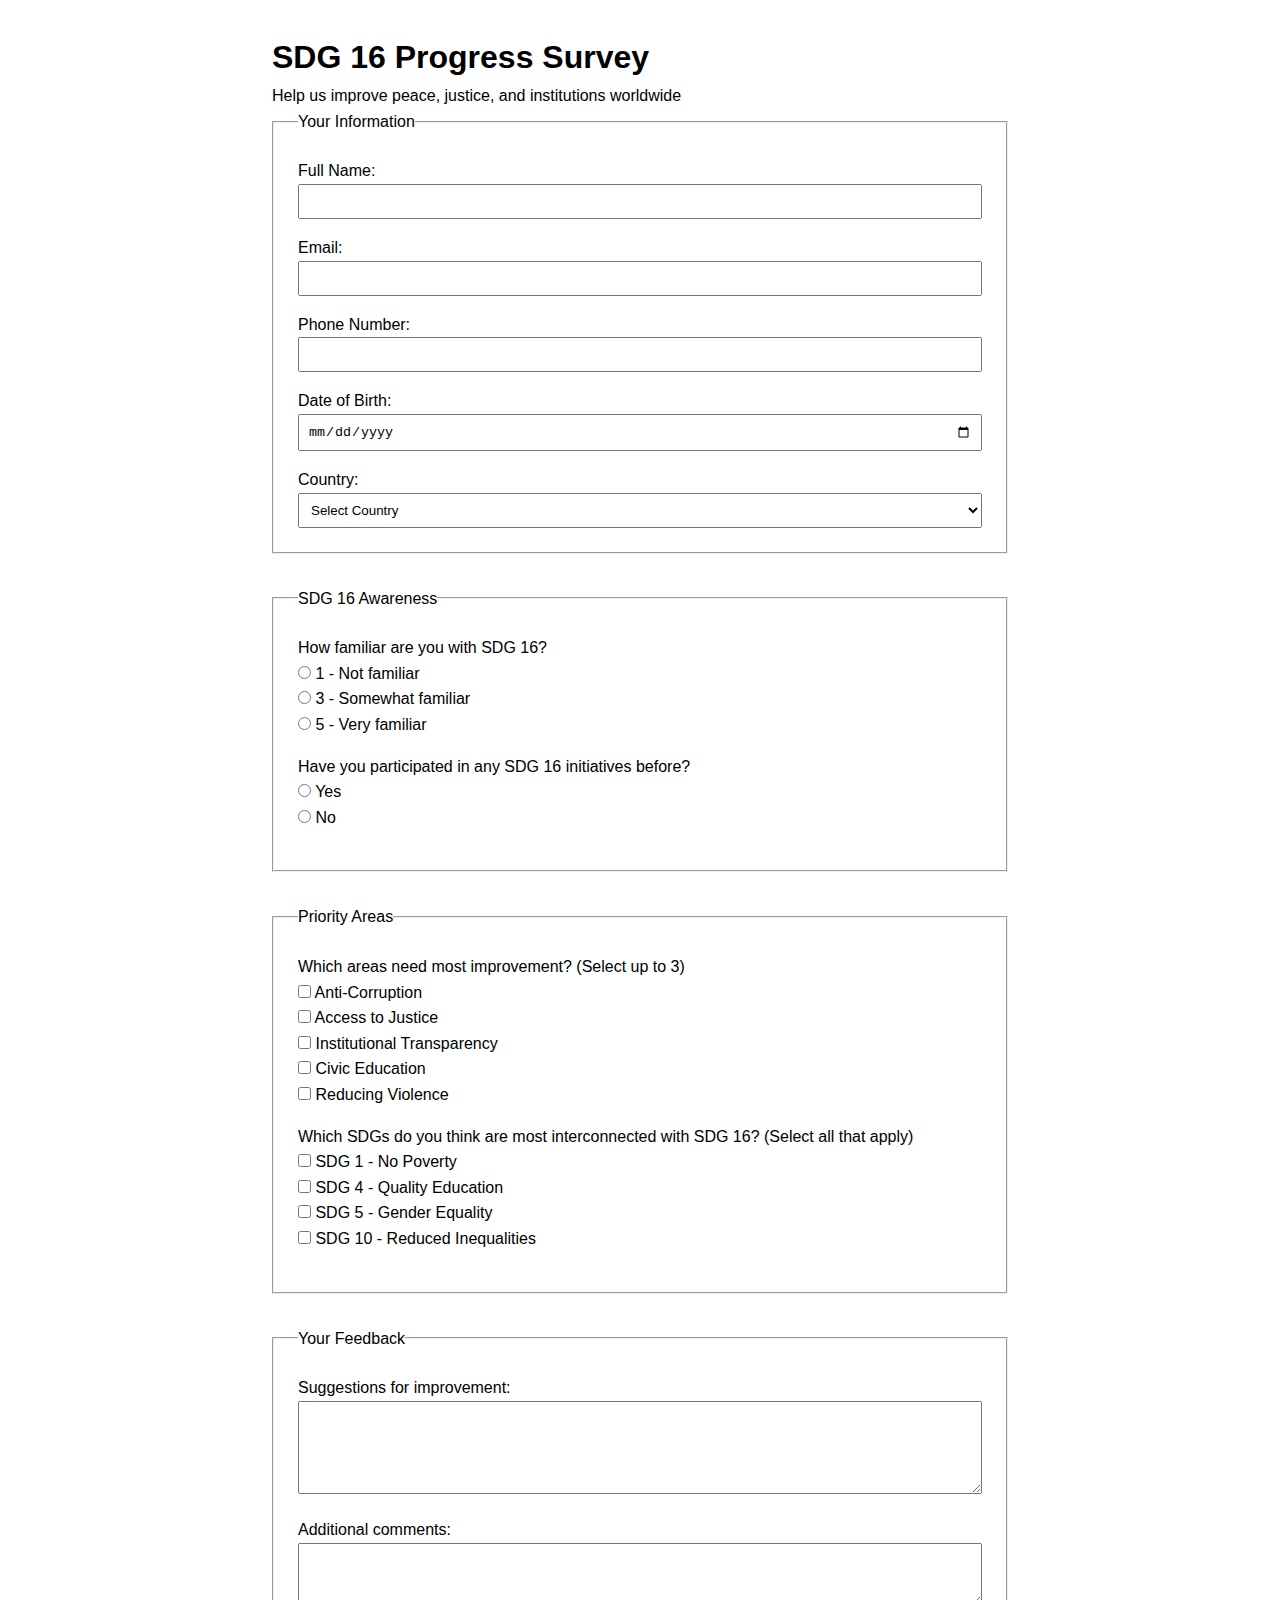
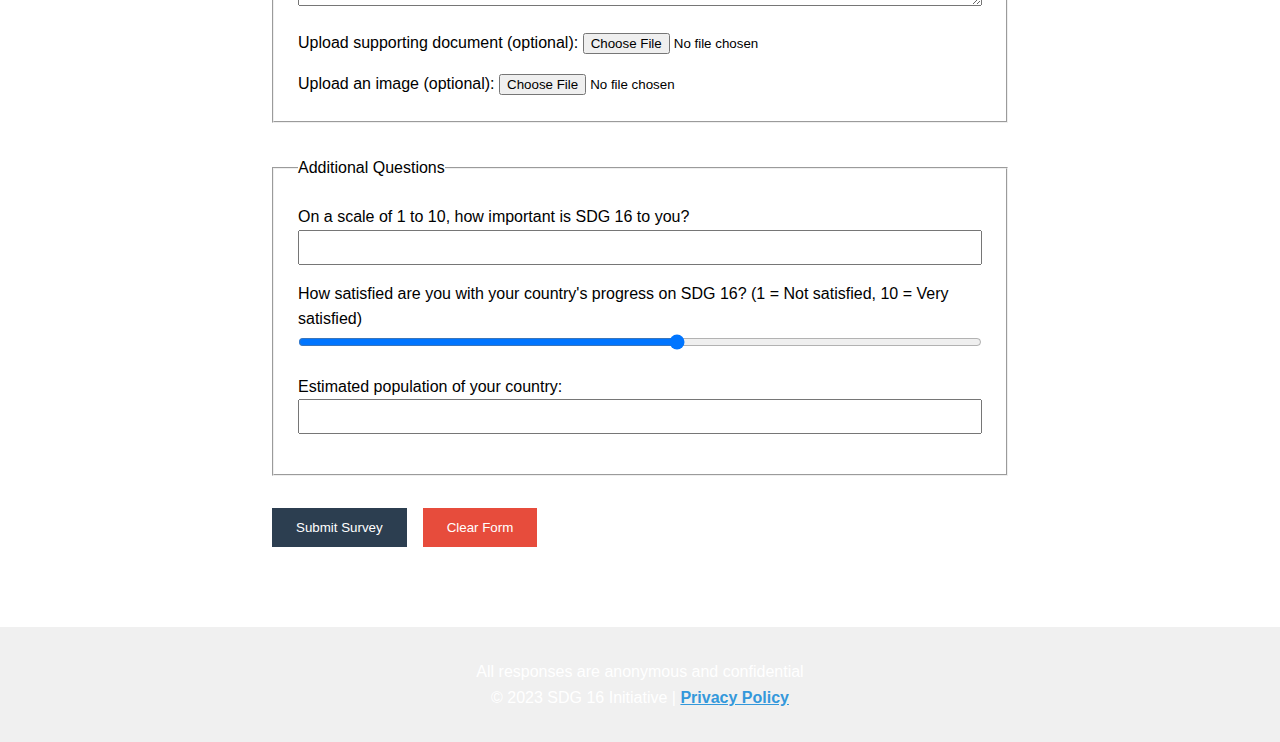
<file: survey.html>
<!DOCTYPE html>
<html lang="en">
<head>
    <meta charset="UTF-8">
    <meta name="viewport" content="width=device-width, initial-scale=1.0">
    <title>SDG 16 Impact Survey</title>
    <link rel="stylesheet" href="css/styles.css">
</head>
<body>
    <main style="max-width: 800px; margin: 0 auto; padding: 2rem;">
        <h1>SDG 16 Progress Survey</h1>
        <p>Help us improve peace, justice, and institutions worldwide</p>

        <form action="mailto:okentsantos@isnaples.it" method="post" enctype="text/plain">
            <!-- Personal Information -->
            <fieldset style="margin-bottom: 2rem; padding: 1.5rem;">
                <legend>Your Information</legend>
                <div style="margin-bottom: 1rem;">
                    <label>Full Name: 
                        <input type="text" name="name" required style="width: 100%; padding: 0.5rem;">
                    </label>
                </div>
                <div style="margin-bottom: 1rem;">
                    <label>Email: 
                        <input type="email" name="email" required style="width: 100%; padding: 0.5rem;">
                    </label>
                </div>
                <div style="margin-bottom: 1rem;">
                    <label>Phone Number: 
                        <input type="tel" name="phone" style="width: 100%; padding: 0.5rem;">
                    </label>
                </div>
                <div style="margin-bottom: 1rem;">
                    <label>Date of Birth: 
                        <input type="date" name="dob" style="width: 100%; padding: 0.5rem;">
                    </label>
                </div>
                <div>
                    <label>Country: 
                        <select name="country" style="width: 100%; padding: 0.5rem;">
                            <option value="">Select Country</option>
                            <option>Italy</option>
                            <option>Kenya</option>
                            <option>Brazil</option>
                            <option>United States</option>
                            <option>India</option>
                        </select>
                    </label>
                </div>
            </fieldset>

            <!-- Awareness Section -->
            <fieldset style="margin-bottom: 2rem; padding: 1.5rem;">
                <legend>SDG 16 Awareness</legend>
                <div style="margin-bottom: 1rem;">
                    <p>How familiar are you with SDG 16?</p>
                    <label><input type="radio" name="awareness" value="1"> 1 - Not familiar</label><br>
                    <label><input type="radio" name="awareness" value="3"> 3 - Somewhat familiar</label><br>
                    <label><input type="radio" name="awareness" value="5"> 5 - Very familiar</label>
                </div>
                <div style="margin-bottom: 1rem;">
                    <p>Have you participated in any SDG 16 initiatives before?</p>
                    <label><input type="radio" name="participation" value="yes"> Yes</label><br>
                    <label><input type="radio" name="participation" value="no"> No</label>
                </div>
            </fieldset>

            <!-- Priority Assessment -->
            <fieldset style="margin-bottom: 2rem; padding: 1.5rem;">
                <legend>Priority Areas</legend>
                <div style="margin-bottom: 1rem;">
                    <p>Which areas need most improvement? (Select up to 3)</p>
                    <label><input type="checkbox" name="priorities[]" value="corruption"> Anti-Corruption</label><br>
                    <label><input type="checkbox" name="priorities[]" value="justice"> Access to Justice</label><br>
                    <label><input type="checkbox" name="priorities[]" value="institutions"> Institutional Transparency</label><br>
                    <label><input type="checkbox" name="priorities[]" value="education"> Civic Education</label><br>
                    <label><input type="checkbox" name="priorities[]" value="violence"> Reducing Violence</label>
                </div>
                <div style="margin-bottom: 1rem;">
                    <p>Which SDGs do you think are most interconnected with SDG 16? (Select all that apply)</p>
                    <label><input type="checkbox" name="interconnected[]" value="sdg1"> SDG 1 - No Poverty</label><br>
                    <label><input type="checkbox" name="interconnected[]" value="sdg4"> SDG 4 - Quality Education</label><br>
                    <label><input type="checkbox" name="interconnected[]" value="sdg5"> SDG 5 - Gender Equality</label><br>
                    <label><input type="checkbox" name="interconnected[]" value="sdg10"> SDG 10 - Reduced Inequalities</label>
                </div>
            </fieldset>

            <!-- Feedback Section -->
            <fieldset style="margin-bottom: 2rem; padding: 1.5rem;">
                <legend>Your Feedback</legend>
                <div style="margin-bottom: 1rem;">
                    <label>Suggestions for improvement:
                        <textarea name="feedback" rows="5" style="width: 100%; padding: 0.5rem;"></textarea>
                    </label>
                </div>
                <div style="margin-bottom: 1rem;">
                    <label>Additional comments:
                        <textarea name="comments" rows="3" style="width: 100%; padding: 0.5rem;"></textarea>
                    </label>
                </div>
                <div style="margin-bottom: 1rem;">
                    <label>Upload supporting document (optional):
                        <input type="file" name="document" accept=".pdf,.doc,.docx">
                    </label>
                </div>
                <div>
                    <label>Upload an image (optional):
                        <input type="file" name="image" accept=".jpg,.png,.jpeg">
                    </label>
                </div>
            </fieldset>

            <!-- Additional Questions -->
            <fieldset style="margin-bottom: 2rem; padding: 1.5rem;">
                <legend>Additional Questions</legend>
                <div style="margin-bottom: 1rem;">
                    <label>On a scale of 1 to 10, how important is SDG 16 to you?
                        <input type="number" name="importance" min="1" max="10" style="width: 100%; padding: 0.5rem;">
                    </label>
                </div>
                <div style="margin-bottom: 1rem;">
                    <label>How satisfied are you with your country's progress on SDG 16? (1 = Not satisfied, 10 = Very satisfied)
                        <input type="range" name="satisfaction" min="1" max="10" style="width: 100%;">
                    </label>
                </div>
                <div style="margin-bottom: 1rem;">
                    <label>Estimated population of your country:
                        <input type="number" name="population" style="width: 100%; padding: 0.5rem;">
                    </label>
                </div>
            </fieldset>

            <!-- Form Controls -->
            <div style="display: flex; gap: 1rem; margin-top: 2rem;">
                <button type="submit" style="padding: 0.75rem 1.5rem; background: #2c3e50; color: white; border: none;">
                    Submit Survey
                </button>
                <button type="reset" style="padding: 0.75rem 1.5rem; background: #e74c3c; color: white; border: none;">
                    Clear Form
                </button>
            </div>
        </form>
    </main>

    <footer style="background: #f0f0f0; padding: 2rem; margin-top: 3rem;">
        <div style="text-align: center;">
            <p>All responses are anonymous and confidential</p>
            <p>© 2023 SDG 16 Initiative | 
                <a href="privacy.html" style="color: #3498db;">Privacy Policy</a>
            </p>
        </div>
    </footer>
</body>
</html>
</file>
<file: css/styles.css>
/* styles.css - Shared styles */
* {
    margin: 0;
    padding: 0;
    box-sizing: border-box;
}

body {
    font-family: 'Arial', sans-serif;
    line-height: 1.6;
}

header {
    padding: 1rem;
    background: #333;
    color: white;
    text-align: center;
}

nav {
    display: flex;
    justify-content: center;
    gap: 2rem;
    padding: 1rem;
}

nav a {
    color: white;
    text-decoration: none;
    font-weight: bold;
}

main {
    padding: 2rem;
    max-width: 1200px;
    margin: 0 auto;
}

footer {
    background: #333;
    color: white;
    text-align: center;
    padding: 1rem;
    width: 100%;
}

footer a {
    color: white;
    font-weight: bold;
}
</file>
